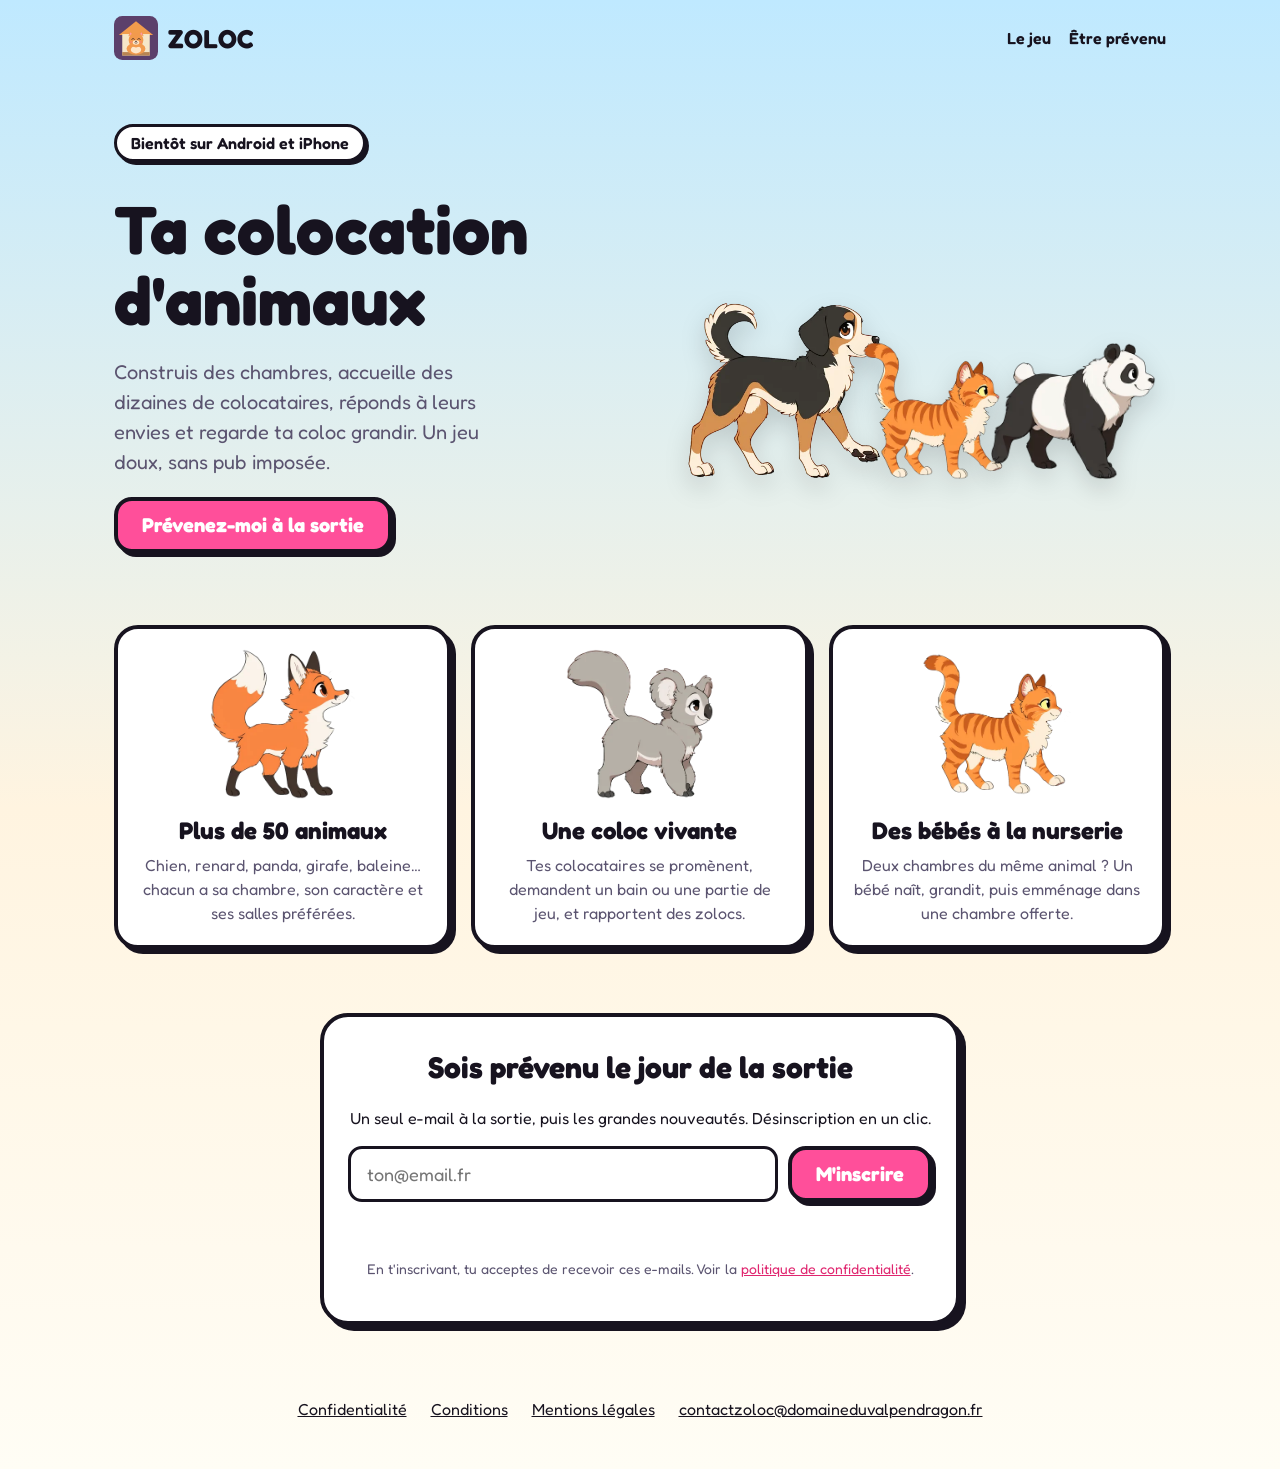
<file: index.html>
<!doctype html>
<html lang="fr">
<head>
<meta charset="utf-8">
<meta name="viewport" content="width=device-width, initial-scale=1">
<title>ZOLOC – Ta colocation d'animaux</title>
<meta name="description" content="ZOLOC, le jeu mobile où tu construis une colocation pour des dizaines d'animaux : chambres, salles communes, bébés à la nurserie. Bientôt sur Android et iPhone.">
<meta property="og:title" content="ZOLOC – Ta colocation d'animaux">
<meta property="og:description" content="Construis la coloc la plus mignonne du monde. Bientôt sur Android et iPhone.">
<meta property="og:image" content="https://zoloc.domaineduvalpendragon.fr/img/chien.webp">
<link rel="icon" href="img/icone.svg">
<link rel="preconnect" href="https://fonts.googleapis.com">
<link rel="preconnect" href="https://fonts.gstatic.com" crossorigin>
<link href="https://fonts.googleapis.com/css2?family=Fredoka:wght@400;600;700&display=swap" rel="stylesheet">
<link rel="stylesheet" href="style.css?v=2">
</head>
<body>
<header class="haut">
  <a class="marque" href="/"><img src="img/icone.svg" alt="" width="44" height="44">ZOLOC</a>
  <nav><a href="#jeu">Le jeu</a><a href="#liste">Être prévenu</a></nav>
</header>

<main>
  <section class="hero">
    <div class="hero-texte">
      <p class="badge">Bientôt sur Android et iPhone</p>
      <h1>Ta colocation<br>d'animaux</h1>
      <p class="intro">Construis des chambres, accueille des dizaines de colocataires, réponds à leurs envies et regarde ta coloc grandir. Un jeu doux, sans pub imposée.</p>
      <a class="bouton" href="#liste">Prévenez-moi à la sortie</a>
    </div>
    <div class="hero-animaux" aria-hidden="true">
      <img src="img/chien.webp" alt="" class="a1">
      <img src="img/chat.webp" alt="" class="a2">
      <img src="img/panda.webp" alt="" class="a3">
    </div>
  </section>

  <section id="jeu" class="cartes">
    <article>
      <img src="img/renard.webp" alt="Un renard colocataire">
      <h2>Plus de 50 animaux</h2>
      <p>Chien, renard, panda, girafe, baleine… chacun a sa chambre, son caractère et ses salles préférées.</p>
    </article>
    <article>
      <img src="img/koala.webp" alt="Un koala colocataire">
      <h2>Une coloc vivante</h2>
      <p>Tes colocataires se promènent, demandent un bain ou une partie de jeu, et rapportent des zolocs.</p>
    </article>
    <article>
      <img src="img/chat.webp" alt="Un chat colocataire">
      <h2>Des bébés à la nurserie</h2>
      <p>Deux chambres du même animal ? Un bébé naît, grandit, puis emménage dans une chambre offerte.</p>
    </article>
  </section>

  <section id="liste" class="liste">
    <h2>Sois prévenu le jour de la sortie</h2>
    <p>Un seul e-mail à la sortie, puis les grandes nouveautés. Désinscription en un clic.</p>
    <form id="form-liste" novalidate>
      <label class="cache" for="email">Adresse e-mail</label>
      <input id="email" name="email" type="email" autocomplete="email" placeholder="ton@email.fr" required>
      <input class="cache" name="site" tabindex="-1" autocomplete="off" aria-hidden="true">
      <button class="bouton" type="submit">M'inscrire</button>
    </form>
    <p id="message" role="status"></p>
    <p class="petit">En t'inscrivant, tu acceptes de recevoir ces e-mails. Voir la <a href="confidentialite.html">politique de confidentialité</a>.</p>
  </section>
</main>

<footer>
  <a href="confidentialite.html">Confidentialité</a>
  <a href="conditions.html">Conditions</a>
  <a href="mentions-legales.html">Mentions légales</a>
  <a href="mailto:contactzoloc@domaineduvalpendragon.fr">contactzoloc@domaineduvalpendragon.fr</a>
</footer>

<script>
// Liste d'attente : envoyée à la fonction Supabase « liste-attente » (supabase/functions/liste-attente)
const FONCTION = "https://tfrrqmgrkjrjnckbmirs.supabase.co/functions/v1/liste-attente";
const form = document.getElementById("form-liste");
const msg = document.getElementById("message");
form.addEventListener("submit", async (e) => {
  e.preventDefault();
  const email = form.email.value.trim();
  if (!/^[^\s@]+@[^\s@]+\.[^\s@]+$/.test(email)) {
    msg.textContent = "Cette adresse e-mail ne semble pas valide.";
    return;
  }
  const bouton = form.querySelector("button");
  bouton.disabled = true;
  msg.textContent = "Inscription…";
  try {
    const r = await fetch(FONCTION, {
      method: "POST",
      headers: {"Content-Type": "application/json"},
      body: JSON.stringify({email, site: form.site.value, langue: navigator.language || "fr"}),
    });
    msg.textContent = r.ok ? "C'est noté ! Vérifie ta boîte mail." : "Oups, réessaie dans un instant.";
    if (r.ok) form.reset();
  } catch {
    msg.textContent = "Oups, réessaie dans un instant.";
  }
  bouton.disabled = false;
});
</script>
</body>
</html>
</file>
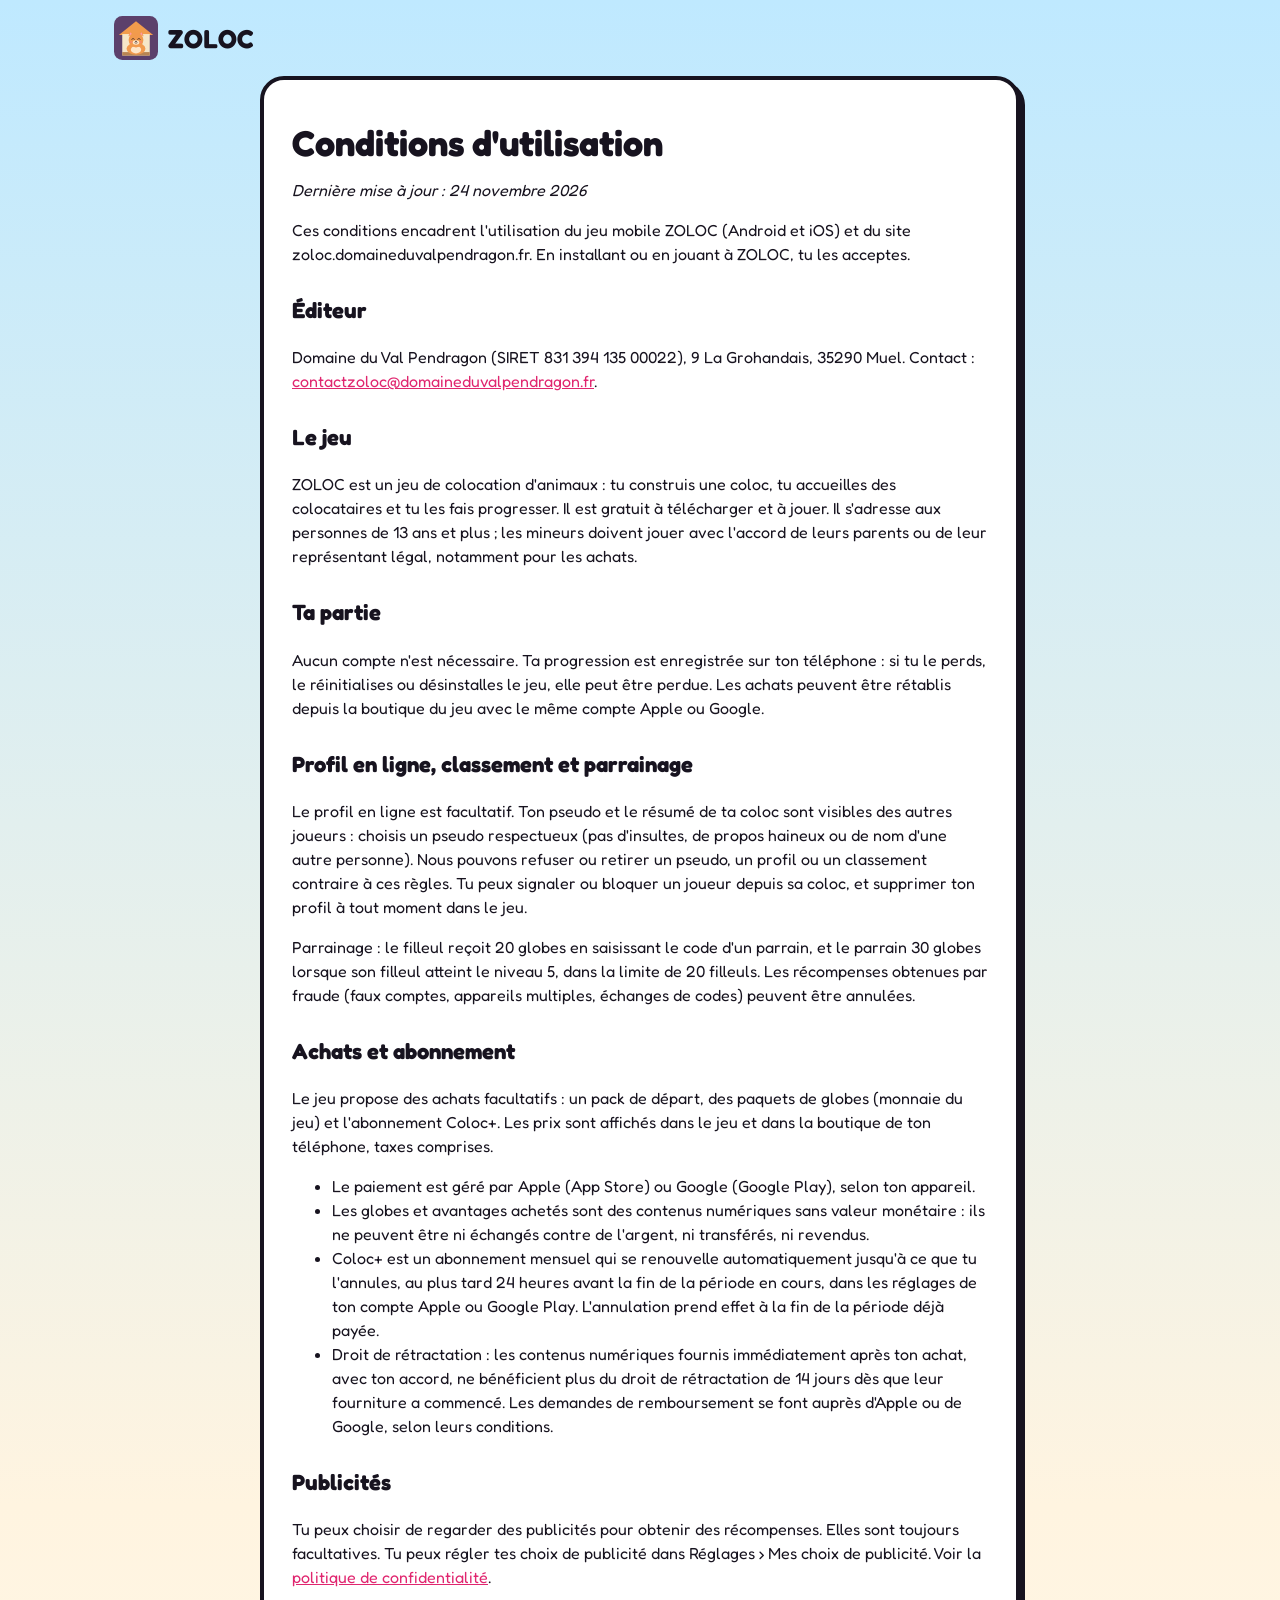
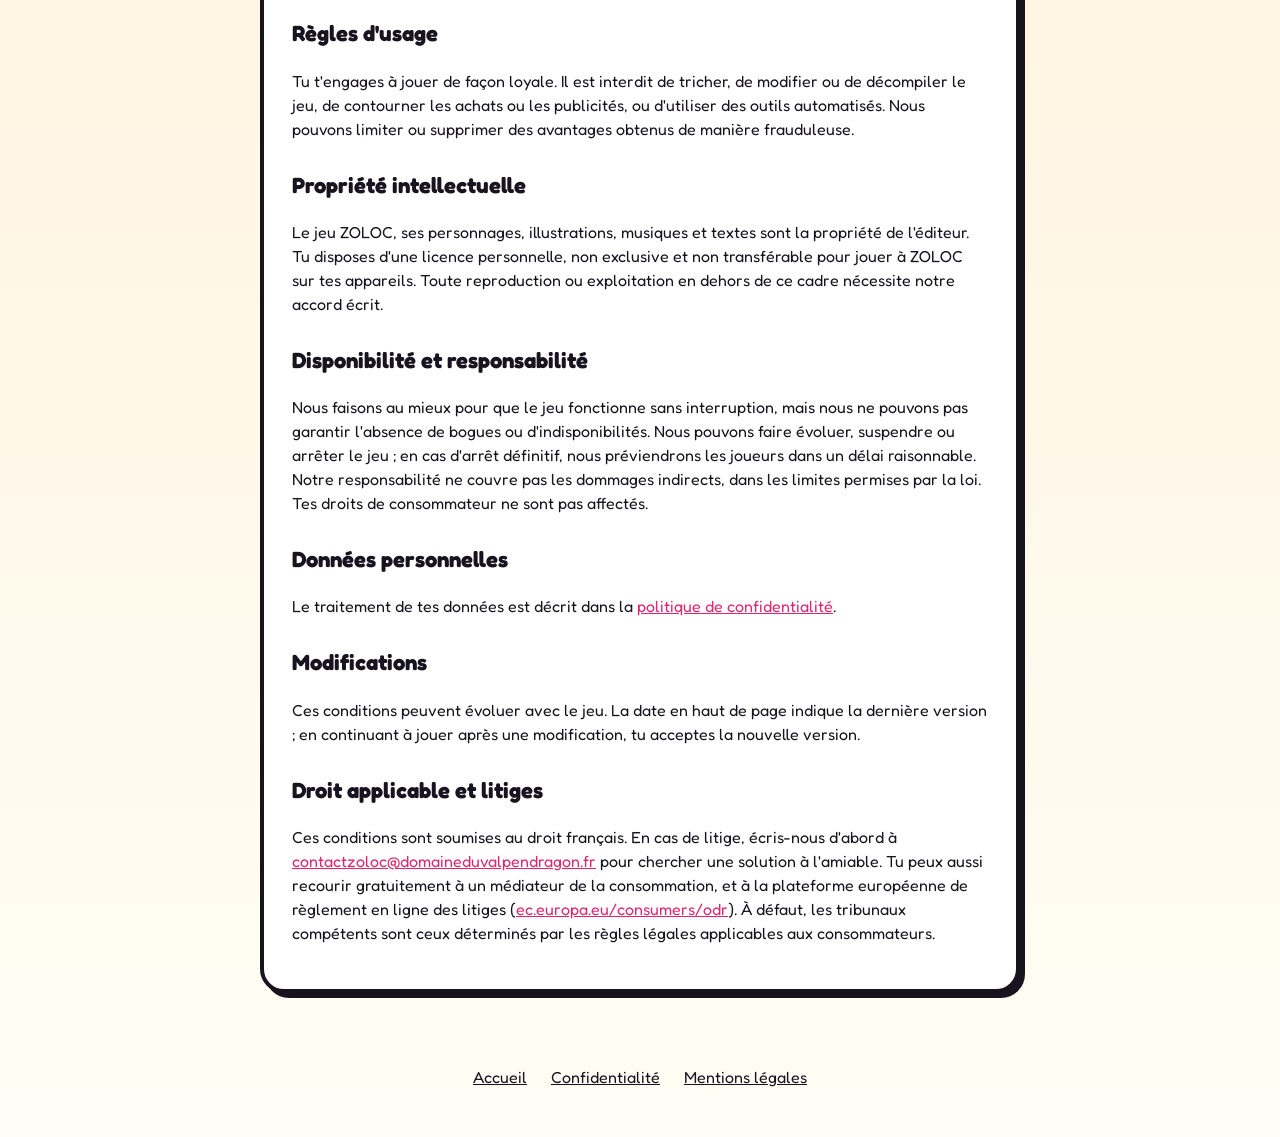
<file: conditions.html>
<!doctype html>
<html lang="fr">
<head>
<meta charset="utf-8">
<meta name="viewport" content="width=device-width, initial-scale=1">
<title>Conditions d'utilisation – ZOLOC</title>
<link rel="icon" href="img/icone.svg">
<link href="https://fonts.googleapis.com/css2?family=Fredoka:wght@400;600;700&display=swap" rel="stylesheet">
<link rel="stylesheet" href="style.css?v=2">
</head>
<body>
<header class="haut">
  <a class="marque" href="/"><img src="img/icone.svg" alt="" width="44" height="44">ZOLOC</a>
</header>
<main class="texte">
<h1>Conditions d'utilisation</h1>
<p><em>Dernière mise à jour : 24 novembre 2026</em></p>

<p>Ces conditions encadrent l'utilisation du jeu mobile ZOLOC (Android et iOS) et du site zoloc.domaineduvalpendragon.fr.
En installant ou en jouant à ZOLOC, tu les acceptes.</p>

<h2>Éditeur</h2>
<p>Domaine du Val Pendragon (SIRET 831 394 135 00022), 9 La Grohandais, 35290 Muel.
Contact : <a href="mailto:contactzoloc@domaineduvalpendragon.fr">contactzoloc@domaineduvalpendragon.fr</a>.</p>

<h2>Le jeu</h2>
<p>ZOLOC est un jeu de colocation d'animaux : tu construis une coloc, tu accueilles des colocataires et tu les fais progresser.
Il est gratuit à télécharger et à jouer. Il s'adresse aux personnes de 13 ans et plus ; les mineurs doivent jouer
avec l'accord de leurs parents ou de leur représentant légal, notamment pour les achats.</p>

<h2>Ta partie</h2>
<p>Aucun compte n'est nécessaire. Ta progression est enregistrée sur ton téléphone : si tu le perds, le réinitialises
ou désinstalles le jeu, elle peut être perdue. Les achats peuvent être rétablis depuis la boutique du jeu
avec le même compte Apple ou Google.</p>

<h2>Profil en ligne, classement et parrainage</h2>
<p>Le profil en ligne est facultatif. Ton pseudo et le résumé de ta coloc sont visibles des autres joueurs : choisis un pseudo respectueux (pas d'insultes, de propos haineux ou de nom d'une autre personne). Nous pouvons refuser ou retirer un pseudo, un profil ou un classement contraire à ces règles. Tu peux signaler ou bloquer un joueur depuis sa coloc, et supprimer ton profil à tout moment dans le jeu.</p>
<p>Parrainage : le filleul reçoit 20 globes en saisissant le code d'un parrain, et le parrain 30 globes lorsque son filleul atteint le niveau 5, dans la limite de 20 filleuls. Les récompenses obtenues par fraude (faux comptes, appareils multiples, échanges de codes) peuvent être annulées.</p>

<h2>Achats et abonnement</h2>
<p>Le jeu propose des achats facultatifs : un pack de départ, des paquets de globes (monnaie du jeu) et l'abonnement Coloc+.
Les prix sont affichés dans le jeu et dans la boutique de ton téléphone, taxes comprises.</p>
<ul>
<li>Le paiement est géré par Apple (App Store) ou Google (Google Play), selon ton appareil.</li>
<li>Les globes et avantages achetés sont des contenus numériques sans valeur monétaire : ils ne peuvent être ni échangés
contre de l'argent, ni transférés, ni revendus.</li>
<li>Coloc+ est un abonnement mensuel qui se renouvelle automatiquement jusqu'à ce que tu l'annules, au plus tard
24 heures avant la fin de la période en cours, dans les réglages de ton compte Apple ou Google Play. L'annulation
prend effet à la fin de la période déjà payée.</li>
<li>Droit de rétractation : les contenus numériques fournis immédiatement après ton achat, avec ton accord, ne
bénéficient plus du droit de rétractation de 14 jours dès que leur fourniture a commencé. Les demandes de remboursement
se font auprès d'Apple ou de Google, selon leurs conditions.</li>
</ul>

<h2>Publicités</h2>
<p>Tu peux choisir de regarder des publicités pour obtenir des récompenses. Elles sont toujours facultatives.
Tu peux régler tes choix de publicité dans Réglages › Mes choix de publicité. Voir la
<a href="confidentialite.html">politique de confidentialité</a>.</p>

<h2>Règles d'usage</h2>
<p>Tu t'engages à jouer de façon loyale. Il est interdit de tricher, de modifier ou de décompiler le jeu,
de contourner les achats ou les publicités, ou d'utiliser des outils automatisés. Nous pouvons limiter ou
supprimer des avantages obtenus de manière frauduleuse.</p>

<h2>Propriété intellectuelle</h2>
<p>Le jeu ZOLOC, ses personnages, illustrations, musiques et textes sont la propriété de l'éditeur. Tu disposes d'une
licence personnelle, non exclusive et non transférable pour jouer à ZOLOC sur tes appareils. Toute reproduction
ou exploitation en dehors de ce cadre nécessite notre accord écrit.</p>

<h2>Disponibilité et responsabilité</h2>
<p>Nous faisons au mieux pour que le jeu fonctionne sans interruption, mais nous ne pouvons pas garantir l'absence de
bogues ou d'indisponibilités. Nous pouvons faire évoluer, suspendre ou arrêter le jeu ; en cas d'arrêt définitif, nous
préviendrons les joueurs dans un délai raisonnable. Notre responsabilité ne couvre pas les dommages indirects, dans
les limites permises par la loi. Tes droits de consommateur ne sont pas affectés.</p>

<h2>Données personnelles</h2>
<p>Le traitement de tes données est décrit dans la <a href="confidentialite.html">politique de confidentialité</a>.</p>

<h2>Modifications</h2>
<p>Ces conditions peuvent évoluer avec le jeu. La date en haut de page indique la dernière version ; en continuant
à jouer après une modification, tu acceptes la nouvelle version.</p>

<h2>Droit applicable et litiges</h2>
<p>Ces conditions sont soumises au droit français. En cas de litige, écris-nous d'abord à
<a href="mailto:contactzoloc@domaineduvalpendragon.fr">contactzoloc@domaineduvalpendragon.fr</a> pour chercher une solution à l'amiable.
Tu peux aussi recourir gratuitement à un médiateur de la consommation, et à la plateforme européenne de règlement
en ligne des litiges (<a href="https://ec.europa.eu/consumers/odr">ec.europa.eu/consumers/odr</a>).
À défaut, les tribunaux compétents sont ceux déterminés par les règles légales applicables aux consommateurs.</p>
</main>
<footer>
  <a href="/">Accueil</a>
  <a href="confidentialite.html">Confidentialité</a>
  <a href="mentions-legales.html">Mentions légales</a>
</footer>
</body>
</html>
</file>
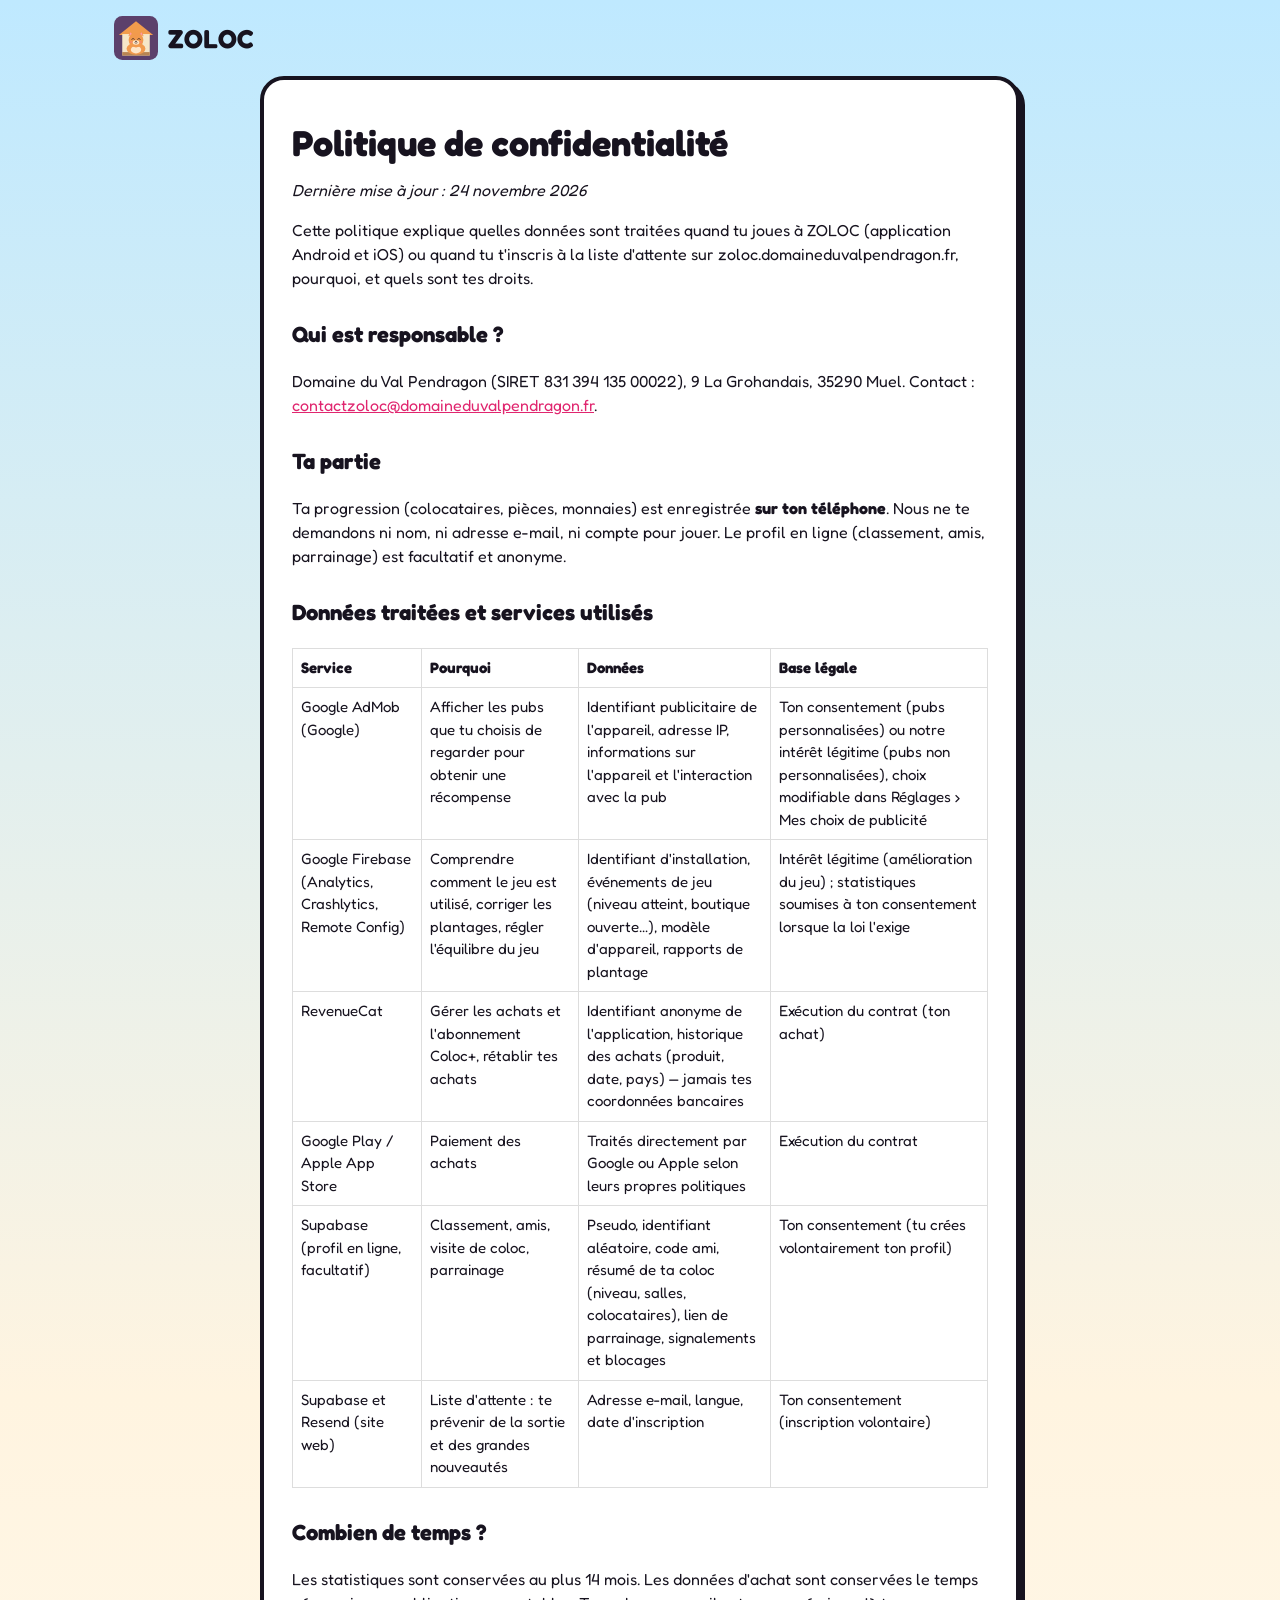
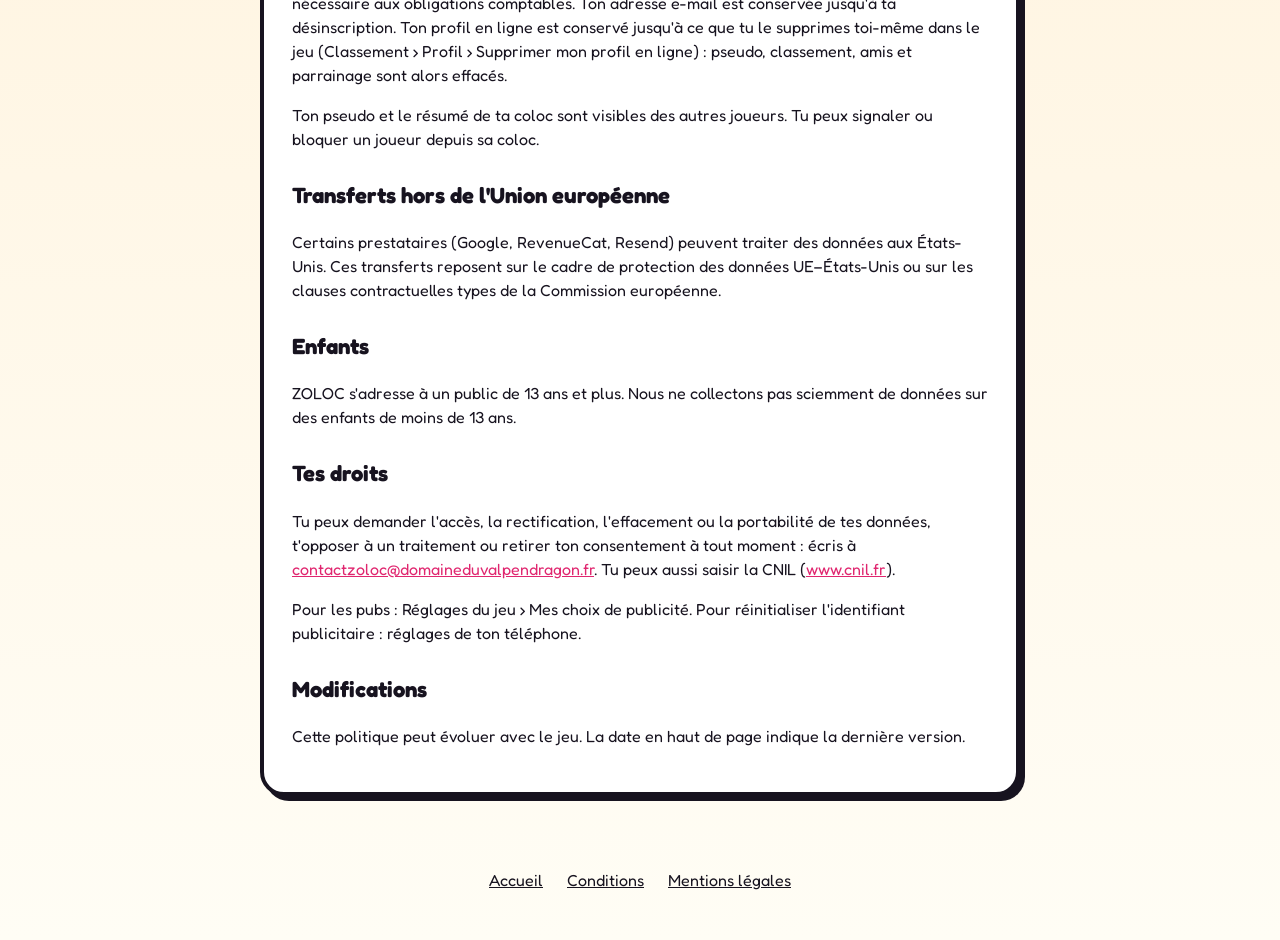
<file: confidentialite.html>
<!doctype html>
<html lang="fr">
<head>
<meta charset="utf-8">
<meta name="viewport" content="width=device-width, initial-scale=1">
<title>Confidentialité – ZOLOC</title>
<link rel="icon" href="img/icone.svg">
<link href="https://fonts.googleapis.com/css2?family=Fredoka:wght@400;600;700&display=swap" rel="stylesheet">
<link rel="stylesheet" href="style.css?v=2">
</head>
<body>
<header class="haut">
  <a class="marque" href="/"><img src="img/icone.svg" alt="" width="44" height="44">ZOLOC</a>
</header>
<main class="texte">
<h1>Politique de confidentialité</h1>
<p><em>Dernière mise à jour : 24 novembre 2026</em></p>

<p>Cette politique explique quelles données sont traitées quand tu joues à ZOLOC (application Android et iOS)
ou quand tu t'inscris à la liste d'attente sur zoloc.domaineduvalpendragon.fr, pourquoi, et quels sont tes droits.</p>

<h2>Qui est responsable ?</h2>
<p>Domaine du Val Pendragon (SIRET 831 394 135 00022), 9 La Grohandais, 35290 Muel. Contact : <a href="mailto:contactzoloc@domaineduvalpendragon.fr">contactzoloc@domaineduvalpendragon.fr</a>.</p>

<h2>Ta partie</h2>
<p>Ta progression (colocataires, pièces, monnaies) est enregistrée <strong>sur ton téléphone</strong>.
Nous ne te demandons ni nom, ni adresse e-mail, ni compte pour jouer. Le profil en ligne (classement, amis, parrainage) est facultatif et anonyme.</p>

<h2>Données traitées et services utilisés</h2>
<table>
<tr><th>Service</th><th>Pourquoi</th><th>Données</th><th>Base légale</th></tr>
<tr><td>Google AdMob (Google)</td><td>Afficher les pubs que tu choisis de regarder pour obtenir une récompense</td><td>Identifiant publicitaire de l'appareil, adresse IP, informations sur l'appareil et l'interaction avec la pub</td><td>Ton consentement (pubs personnalisées) ou notre intérêt légitime (pubs non personnalisées), choix modifiable dans Réglages › Mes choix de publicité</td></tr>
<tr><td>Google Firebase (Analytics, Crashlytics, Remote Config)</td><td>Comprendre comment le jeu est utilisé, corriger les plantages, régler l'équilibre du jeu</td><td>Identifiant d'installation, événements de jeu (niveau atteint, boutique ouverte…), modèle d'appareil, rapports de plantage</td><td>Intérêt légitime (amélioration du jeu) ; statistiques soumises à ton consentement lorsque la loi l'exige</td></tr>
<tr><td>RevenueCat</td><td>Gérer les achats et l'abonnement Coloc+, rétablir tes achats</td><td>Identifiant anonyme de l'application, historique des achats (produit, date, pays) — jamais tes coordonnées bancaires</td><td>Exécution du contrat (ton achat)</td></tr>
<tr><td>Google Play / Apple App Store</td><td>Paiement des achats</td><td>Traités directement par Google ou Apple selon leurs propres politiques</td><td>Exécution du contrat</td></tr>
<tr><td>Supabase (profil en ligne, facultatif)</td><td>Classement, amis, visite de coloc, parrainage</td><td>Pseudo, identifiant aléatoire, code ami, résumé de ta coloc (niveau, salles, colocataires), lien de parrainage, signalements et blocages</td><td>Ton consentement (tu crées volontairement ton profil)</td></tr>
<tr><td>Supabase et Resend (site web)</td><td>Liste d'attente : te prévenir de la sortie et des grandes nouveautés</td><td>Adresse e-mail, langue, date d'inscription</td><td>Ton consentement (inscription volontaire)</td></tr>
</table>

<h2>Combien de temps ?</h2>
<p>Les statistiques sont conservées au plus 14 mois. Les données d'achat sont conservées le temps nécessaire
aux obligations comptables. Ton adresse e-mail est conservée jusqu'à ta désinscription. Ton profil en ligne est conservé jusqu'à ce que tu le supprimes toi-même dans le jeu (Classement › Profil › Supprimer mon profil en ligne) : pseudo, classement, amis et parrainage sont alors effacés.</p>
<p>Ton pseudo et le résumé de ta coloc sont visibles des autres joueurs. Tu peux signaler ou bloquer un joueur depuis sa coloc.</p>

<h2>Transferts hors de l'Union européenne</h2>
<p>Certains prestataires (Google, RevenueCat, Resend) peuvent traiter des données aux États-Unis.
Ces transferts reposent sur le cadre de protection des données UE–États-Unis ou sur les clauses contractuelles types
de la Commission européenne.</p>

<h2>Enfants</h2>
<p>ZOLOC s'adresse à un public de 13 ans et plus. Nous ne collectons pas sciemment de données sur des enfants
de moins de 13 ans.</p>

<h2>Tes droits</h2>
<p>Tu peux demander l'accès, la rectification, l'effacement ou la portabilité de tes données, t'opposer à un traitement
ou retirer ton consentement à tout moment : écris à <a href="mailto:contactzoloc@domaineduvalpendragon.fr">contactzoloc@domaineduvalpendragon.fr</a>.
Tu peux aussi saisir la CNIL (<a href="https://www.cnil.fr">www.cnil.fr</a>).</p>
<p>Pour les pubs : Réglages du jeu › Mes choix de publicité. Pour réinitialiser l'identifiant publicitaire :
réglages de ton téléphone.</p>

<h2>Modifications</h2>
<p>Cette politique peut évoluer avec le jeu. La date en haut de page indique la dernière version.</p>
</main>
<footer>
  <a href="/">Accueil</a>
  <a href="conditions.html">Conditions</a>
  <a href="mentions-legales.html">Mentions légales</a>
</footer>
</body>
</html>
</file>
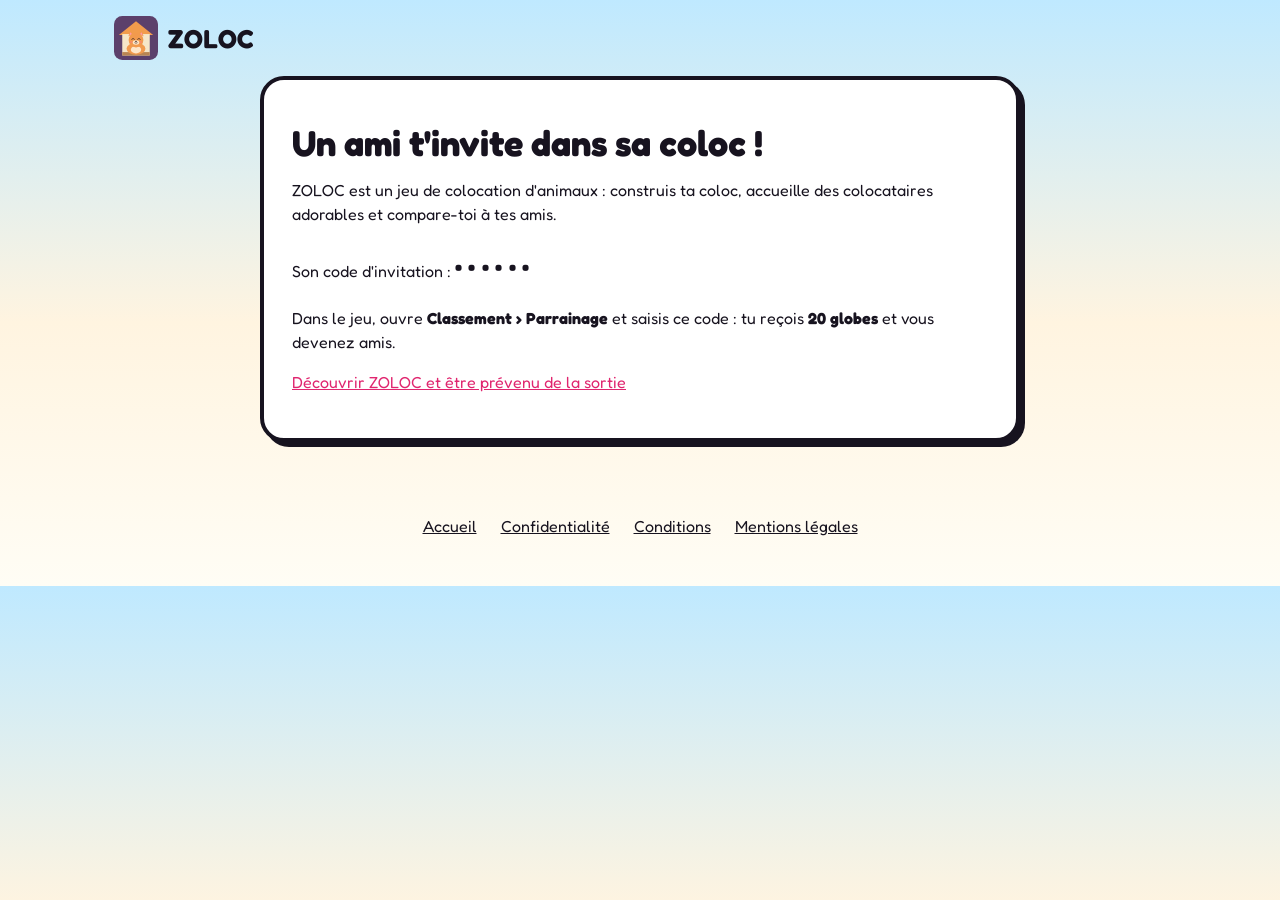
<file: invite.html>
<!doctype html>
<html lang="fr">
<head>
<meta charset="utf-8">
<meta name="viewport" content="width=device-width, initial-scale=1">
<title>Invitation – ZOLOC</title>
<link rel="icon" href="img/icone.svg">
<link href="https://fonts.googleapis.com/css2?family=Fredoka:wght@400;600;700&display=swap" rel="stylesheet">
<link rel="stylesheet" href="style.css?v=2">
</head>
<body>
<header class="haut">
  <a class="marque" href="/"><img src="img/icone.svg" alt="" width="44" height="44">ZOLOC</a>
</header>
<main class="texte">
<h1>Un ami t'invite dans sa coloc !</h1>
<p>ZOLOC est un jeu de colocation d'animaux : construis ta coloc, accueille des colocataires adorables et compare-toi à tes amis.</p>
<p>Son code d'invitation : <strong id="code" style="font-size:2rem;letter-spacing:.2em">······</strong></p>
<p>Dans le jeu, ouvre <strong>Classement › Parrainage</strong> et saisis ce code : tu reçois <strong>20 globes</strong> et vous devenez amis.</p>
<p><button id="copier" type="button">Copier le code</button></p>
<p><a href="/">Découvrir ZOLOC et être prévenu de la sortie</a></p>
</main>
<footer>
  <a href="/">Accueil</a>
  <a href="confidentialite.html">Confidentialité</a>
  <a href="conditions.html">Conditions</a>
  <a href="mentions-legales.html">Mentions légales</a>
</footer>
<script>
(function () {
  var code = (new URLSearchParams(location.search).get("code") || "").toUpperCase().replace(/[^A-Z0-9]/g, "").slice(0, 8);
  var el = document.getElementById("code");
  if (code) { el.textContent = code; } else { document.getElementById("copier").hidden = true; }
  document.getElementById("copier").addEventListener("click", function () {
    if (navigator.clipboard) { navigator.clipboard.writeText(code); this.textContent = "Code copié !"; }
  });
})();
</script>
</body>
</html>
</file>
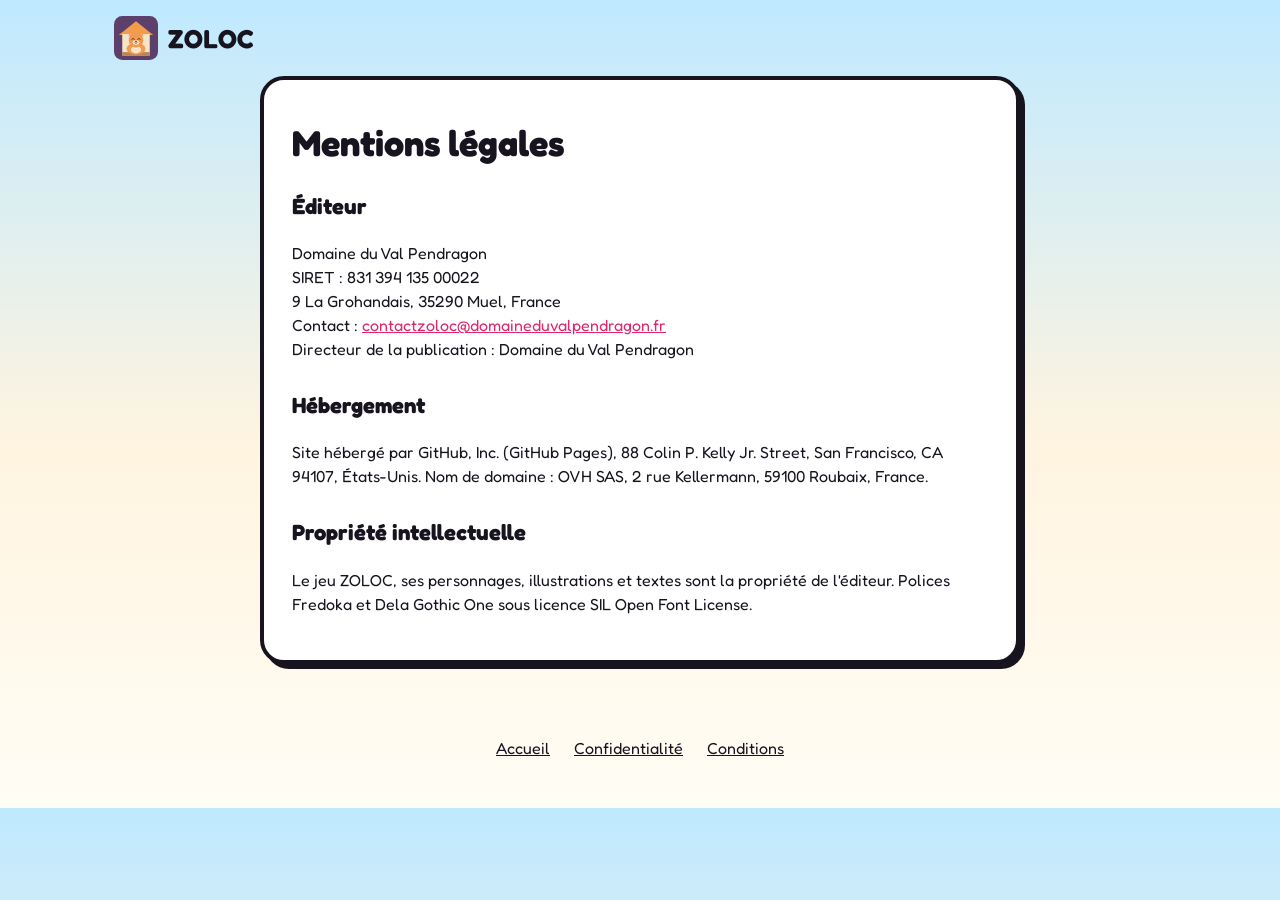
<file: mentions-legales.html>
<!doctype html>
<html lang="fr">
<head>
<meta charset="utf-8">
<meta name="viewport" content="width=device-width, initial-scale=1">
<title>Mentions légales – ZOLOC</title>
<link rel="icon" href="img/icone.svg">
<link href="https://fonts.googleapis.com/css2?family=Fredoka:wght@400;600;700&display=swap" rel="stylesheet">
<link rel="stylesheet" href="style.css?v=2">
</head>
<body>
<header class="haut">
  <a class="marque" href="/"><img src="img/icone.svg" alt="" width="44" height="44">ZOLOC</a>
</header>
<main class="texte">
<h1>Mentions légales</h1>
<h2>Éditeur</h2>
<p>Domaine du Val Pendragon<br>
SIRET : 831 394 135 00022<br>
9 La Grohandais, 35290 Muel, France<br>
Contact : <a href="mailto:contactzoloc@domaineduvalpendragon.fr">contactzoloc@domaineduvalpendragon.fr</a><br>
Directeur de la publication : Domaine du Val Pendragon</p>

<h2>Hébergement</h2>
<p>Site hébergé par GitHub, Inc. (GitHub Pages), 88 Colin P. Kelly Jr. Street, San Francisco, CA 94107, États-Unis. Nom de domaine : OVH SAS, 2 rue Kellermann, 59100 Roubaix, France.</p>

<h2>Propriété intellectuelle</h2>
<p>Le jeu ZOLOC, ses personnages, illustrations et textes sont la propriété de l'éditeur.
Polices Fredoka et Dela Gothic One sous licence SIL Open Font License.</p>
</main>
<footer>
  <a href="/">Accueil</a>
  <a href="confidentialite.html">Confidentialité</a>
  <a href="conditions.html">Conditions</a>
</footer>
</body>
</html>
</file>
<file: style.css>
:root {
  --encre: #17131f;
  --creme: #fffdf5;
  --rose: #ff4f9a;
  --rose-fonce: #e0266f;
  --ciel: #bfe9ff;
  --ciel-bas: #fff4e0;
  --gris: #5b5470;
}

* { box-sizing: border-box; }

body {
  margin: 0;
  font-family: "Fredoka", system-ui, sans-serif;
  color: var(--encre);
  background: linear-gradient(180deg, var(--ciel) 0%, var(--ciel-bas) 55%, var(--creme) 100%);
  line-height: 1.5;
}

a { color: var(--rose-fonce); }

.haut {
  display: flex;
  justify-content: space-between;
  align-items: center;
  padding: 16px 24px;
  max-width: 1100px;
  margin: 0 auto;
}
.marque {
  display: flex; align-items: center; gap: 10px;
  font-weight: 700; font-size: 26px; text-decoration: none; color: var(--encre);
}
.haut nav a { margin-left: 18px; text-decoration: none; color: var(--encre); font-weight: 600; }

.hero {
  display: grid;
  grid-template-columns: 1.1fr 1fr;
  gap: 24px;
  align-items: center;
  max-width: 1100px;
  margin: 0 auto;
  padding: 32px 24px 48px;
}
.badge {
  display: inline-block;
  background: #fff;
  border: 3px solid var(--encre);
  border-radius: 999px;
  padding: 4px 14px;
  font-weight: 600;
  box-shadow: 3px 3px 0 var(--encre);
}
h1 { font-size: clamp(40px, 7vw, 68px); line-height: 1.05; margin: 16px 0; }
.intro { font-size: 20px; color: var(--gris); max-width: 32ch; }

.bouton {
  display: inline-block;
  background: var(--rose);
  color: #fff;
  font: 700 20px "Fredoka", sans-serif;
  text-decoration: none;
  border: 4px solid var(--encre);
  border-radius: 18px;
  padding: 12px 24px;
  box-shadow: 4px 4px 0 var(--encre);
  cursor: pointer;
}
.bouton:hover { background: var(--rose-fonce); }
.bouton:disabled { opacity: .6; cursor: wait; }

.hero-animaux { display: flex; align-items: flex-end; justify-content: center; gap: 0; min-height: 300px; }
.hero-animaux img { min-width: 0; filter: drop-shadow(0 10px 12px rgba(0,0,0,.15)); }
.a1 { width: 40%; }
.a2 { width: 30%; margin-left: -4%; }
.a3 { width: 34%; margin-left: -4%; }

.cartes {
  display: grid;
  grid-template-columns: repeat(3, 1fr);
  gap: 20px;
  max-width: 1100px;
  margin: 0 auto;
  padding: 24px;
}
.cartes article {
  background: #fff;
  border: 4px solid var(--encre);
  border-radius: 24px;
  padding: 20px;
  box-shadow: 5px 5px 0 var(--encre);
  text-align: center;
}
.cartes img { width: 150px; height: 150px; object-fit: contain; }
.cartes h2 { margin: 8px 0 4px; font-size: 24px; }
.cartes p { margin: 0; color: var(--gris); }

.liste {
  max-width: 640px;
  margin: 40px auto;
  padding: 28px 24px;
  text-align: center;
  background: #fff;
  border: 4px solid var(--encre);
  border-radius: 28px;
  box-shadow: 6px 6px 0 var(--encre);
}
.liste h2 { font-size: 30px; margin: 0 0 8px; }
.liste form { display: flex; gap: 10px; margin-top: 16px; }
.liste input[type=email] {
  flex: 1;
  min-width: 0;
  font: 400 18px "Fredoka", sans-serif;
  padding: 12px 16px;
  border: 3px solid var(--encre);
  border-radius: 14px;
}
#message { min-height: 1.5em; font-weight: 600; }
.petit { font-size: 14px; color: var(--gris); }
.cache { position: absolute; left: -9999px; width: 1px; height: 1px; overflow: hidden; }

footer {
  text-align: center;
  padding: 32px 16px 48px;
}
footer a { margin: 0 10px; color: var(--encre); }

/* Pages de texte (confidentialité, mentions légales) */
.texte {
  max-width: 760px;
  margin: 0 auto 40px;
  padding: 28px;
  background: #fff;
  border: 4px solid var(--encre);
  border-radius: 24px;
  box-shadow: 5px 5px 0 var(--encre);
}
.texte h1 { font-size: 36px; }
.texte h2 { font-size: 22px; margin-top: 28px; }
.texte table { border-collapse: collapse; width: 100%; font-size: 15px; }
.texte th, .texte td { border: 1px solid #ddd; padding: 8px; text-align: left; vertical-align: top; }

@media (max-width: 760px) {
  .hero { grid-template-columns: 1fr; padding-top: 8px; }
  .hero-animaux { min-height: 0; }
  .cartes { grid-template-columns: 1fr; }
  .liste form { flex-direction: column; }
  .haut nav a { margin-left: 10px; }
  .texte { margin: 0 16px 32px; padding: 20px; }
  .texte table { display: block; overflow-x: auto; }
}
</file>
